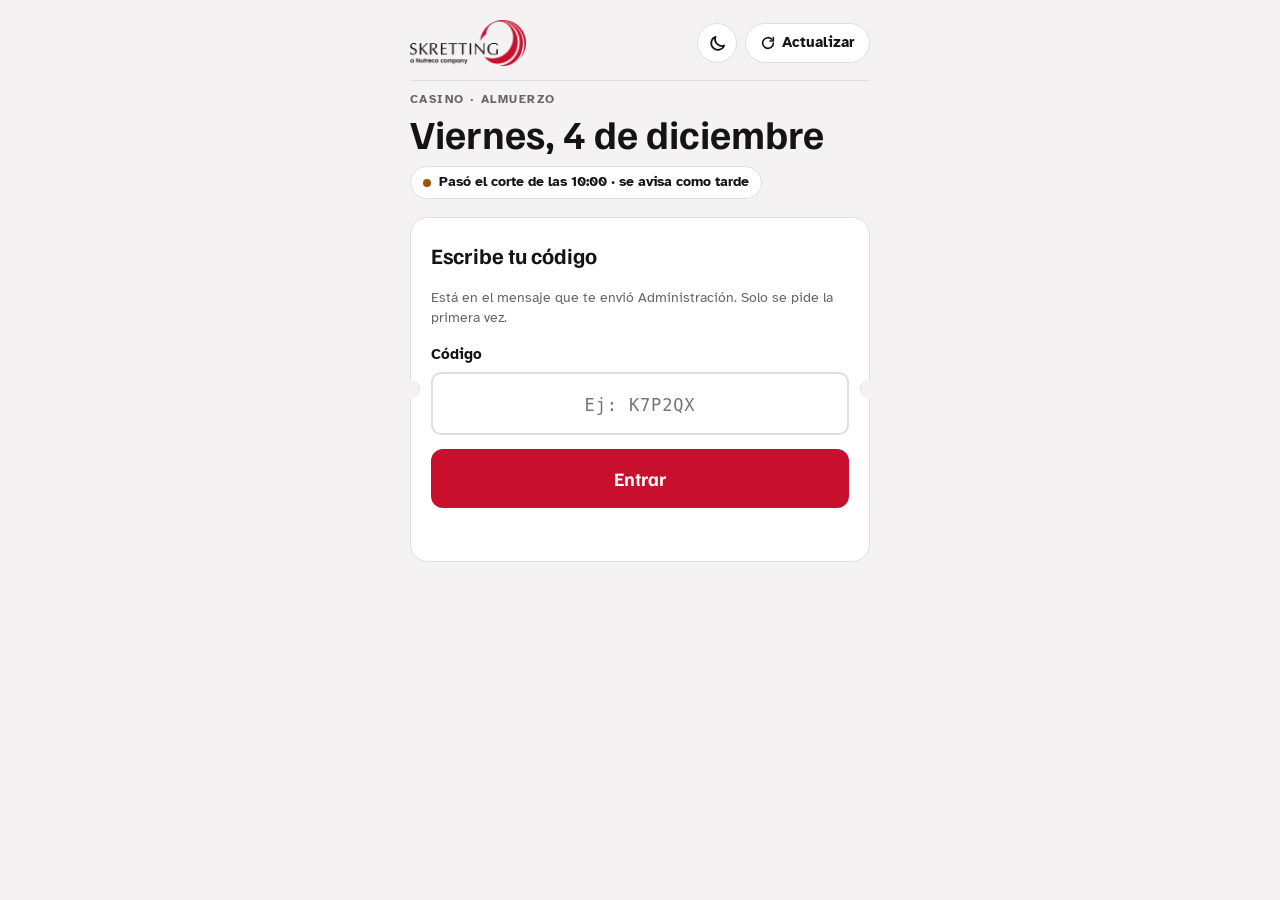
<file: index.html>
<!doctype html>
<html lang="es">
<head>
<meta charset="utf-8">
<meta name="viewport" content="width=device-width,initial-scale=1,viewport-fit=cover">
<title>Asistencia Casino</title>
<meta name="claude:viewport-fit-sides" content="cover">
<link rel="preconnect" href="https://fonts.googleapis.com">
<link rel="stylesheet" href="https://fonts.googleapis.com/css2?family=Familjen+Grotesk:wght@500;700&family=Atkinson+Hyperlegible:wght@400;700&display=swap">
<script>try{var t=localStorage.getItem('casino_tema');if(t)document.documentElement.setAttribute('data-theme',t)}catch(e){}</script>
<link rel="stylesheet" href="estilos.css">
</head>
<body>
<div class="wrap">
  <div id="demo" class="demo" hidden><b>Modo demostración.</b> Prueba con el código <b>K7P2QX</b>. Los datos quedan solo en este dispositivo.</div>

  <header>
    <div class="marca">
      <img class="logo claro" src="logo.png" alt="Skretting" width="480" height="190">
      <img class="logo oscuro" src="logo-oscuro.png" alt="Skretting" width="480" height="190">
      <div class="marca-acciones">
        <button class="tema" id="btnTema" type="button" aria-label="Cambiar entre modo claro y oscuro" title="Modo claro / oscuro"><svg class="ico-luna" viewBox="0 0 24 24" fill="none" stroke="currentColor" stroke-width="2.2" stroke-linecap="round" stroke-linejoin="round" aria-hidden="true"><path d="M20.5 14.5A8.5 8.5 0 0 1 9.5 3.5a8.5 8.5 0 1 0 11 11Z"/></svg><svg class="ico-sol" viewBox="0 0 24 24" fill="none" stroke="currentColor" stroke-width="2.2" stroke-linecap="round" aria-hidden="true"><circle cx="12" cy="12" r="4.2"/><path d="M12 2.5v2.2M12 19.3v2.2M2.5 12h2.2M19.3 12h2.2M5.3 5.3l1.6 1.6M17.1 17.1l1.6 1.6M5.3 18.7l1.6-1.6M17.1 6.9l1.6-1.6"/></svg></button>
        <button class="refrescar" id="btnRefrescar" type="button"><svg viewBox="0 0 24 24" fill="none" stroke="currentColor" stroke-width="2.4" stroke-linecap="round" stroke-linejoin="round" aria-hidden="true"><path d="M20 12a8 8 0 1 1-2.34-5.66"/><path d="M20 4v5h-5"/></svg>Actualizar</button>
      </div>
    </div>
    <span class="eyebrow">Casino · Almuerzo</span>
    <h1 class="fecha" id="fecha">Hoy</h1>
    <span class="corte" id="corte"><span class="dot"></span><span id="corteTxt">Corte</span></span>
  </header>

  <!-- Primera vez: código -->
  <section class="ticket vale" id="vCodigo" hidden>
    <h2 class="hola">Escribe tu código</h2>
    <p class="msg">Está en el mensaje que te envió Administración. Solo se pide la primera vez.</p>
    <form id="formCodigo" class="campo" style="gap:14px">
      <div class="campo">
        <label for="txtCodigo">Código</label>
        <input type="text" id="txtCodigo" class="codigo" maxlength="12" autocomplete="one-time-code" autocapitalize="characters" autocorrect="off" spellcheck="false" placeholder="Ej: K7P2QX">
      </div>
      <button class="btn" type="submit" id="btnEntrar">Entrar</button>
      <p class="msg" id="msgCodigo" aria-live="polite"></p>
    </form>
  </section>

  <!-- Anotarse -->
  <section class="ticket vale" id="vAnotar" hidden>
    <div class="hola" id="hola">Hola</div>
    <div id="formAnotar">
      <div class="opciones" role="radiogroup" aria-label="Tipo de almuerzo">
        <div class="opcion"><input type="radio" name="tipo" id="tNormal" value="Normal" checked><label for="tNormal"><b>Normal</b><span>Menú del día</span></label></div>
        <div class="opcion"><input type="radio" name="tipo" id="tHipo" value="Hipocalórico"><label for="tHipo"><b>Hipocalórico</b><span>Opción liviana</span></label></div>
      </div>
      <button class="btn" id="btnAnotar" style="margin-top:14px">Voy a almorzar</button>
    </div>
    <div id="anotado" hidden>
      <div class="estado" id="estadoBox">
        <span class="eyebrow">Anotado</span>
        <span class="big" id="estadoTipo">Normal</span>
        <span id="estadoHora" class="msg" style="color:inherit"></span>
      </div>
      <div class="fila" style="margin-top:12px">
        <button class="btn sec" id="btnCambiar">Cambiar opción</button>
        <button class="btn sec" id="btnCancelar">No voy a almorzar</button>
      </div>
    </div>
    <p id="cerrado" class="msg" hidden>Hoy no hay servicio de casino.</p>
    <p class="msg" id="msg" aria-live="polite"></p>
  </section>

  <footer>
    <button class="link" id="btnPersona" hidden>No soy yo</button>
  </footer>
</div>

<script src="comun.js" charset="utf-8"></script>
<script>
let codigo = store.get('casino_codigo');
store.del('casino_nombre');                        // dato de la versión anterior

function pintarFecha(){
  $('fecha').textContent = fechaLarga(ahoraStgo().fecha, false);
  const t=ahoraStgo(), c=$('corte');
  c.classList.remove('tarde','cerrado');
  if(t.finde){ c.classList.add('cerrado'); $('corteTxt').textContent='Fin de semana'; return }
  const resto=minCorte()-t.min;
  if(resto>0){ const h=Math.floor(resto/60), m=resto%60; $('corteTxt').textContent=`Corte ${corteActual} · faltan ${h?h+' h ':''}${m} min` }
  else { c.classList.add('tarde'); $('corteTxt').textContent=`Pasó el corte de las ${corteActual} · se avisa como tarde` }
}
function msg(t,err){ $('msg').textContent=t||''; $('msg').classList.toggle('err',!!err) }
function msgCodigo(t,err){ $('msgCodigo').textContent=t||''; $('msgCodigo').classList.toggle('err',!!err) }
const primerNombre = n => n.replace(/^Ejemplo: /,'').split(' ')[0];

/* ---------- Código ---------- */
function mostrarCodigo(aviso){
  codigo=null; store.del('casino_codigo'); store.del('casino_saludo');
  $('vCodigo').hidden=false; $('vAnotar').hidden=true; $('btnPersona').hidden=true;
  msgCodigo(aviso||'', !!aviso);
}
async function entrar(c){
  c=normCodigo(c);
  if(c.length<4){ msgCodigo('Revisa el código: son 6 letras y números.',true); return }
  $('btnEntrar').disabled=true; msgCodigo('Revisando…');
  try{
    const r=await api('entrar',{codigo:c}); fijarCorte(r.corte); pintarFecha();
    codigo=c; store.set('casino_codigo',c); store.set('casino_saludo',r.nombre);
    $('txtCodigo').value=''; mostrarAnotar(r.nombre);
  }catch(e){ mostrarCodigo(e.message) }
  $('btnEntrar').disabled=false;
}
$('formCodigo').onsubmit=e=>{ e.preventDefault(); entrar($('txtCodigo').value) };
$('btnPersona').onclick=()=>mostrarCodigo();

/* ---------- Anotarse ---------- */
function siCodigoInvalido(e){
  if(e.codigo){ mostrarCodigo('Tu código cambió o ya no es válido. Escribe el nuevo que te envió Administración.'); return true }
  return false;
}
function pintarEstado(ins){
  const t=ahoraStgo();
  $('cerrado').hidden=!t.finde || !!ins;
  $('formAnotar').hidden=!!ins || t.finde;
  $('anotado').hidden=!ins;
  if(!ins){ $('btnAnotar').textContent='Voy a almorzar'; return }
  $('estadoTipo').textContent=ins.tipo;
  $('estadoBox').classList.toggle('tarde',!!ins.tarde);
  $('estadoHora').textContent = ins.origen && ins.origen!=='App' ? 'Administración te dejó anotado.'
    : ins.tarde ? `Avisaste a las ${ins.hora}, después del corte. La cocina lo verá aparte.`
    : `Avisaste a las ${ins.hora}. Estás en la lista de la cocina.`;
  (ins.tipo==='Hipocalórico'?$('tHipo'):$('tNormal')).checked=true;
}
async function mostrarAnotar(nombre){
  $('vCodigo').hidden=true; $('vAnotar').hidden=false; $('btnPersona').hidden=false;
  if(nombre) $('hola').textContent=`Hola, ${primerNombre(nombre)}`;
  msg('Revisando…');
  try{
    const r=await api('estado',{codigo}); fijarCorte(r.corte); pintarFecha();
    store.set('casino_saludo',r.nombre); $('hola').textContent=`Hola, ${primerNombre(r.nombre)}`;
    pintarEstado(r.inscripcion); msg('');
  }catch(e){ if(!siCodigoInvalido(e)){ pintarEstado(null); msg(e.message,true) } }
}
$('btnAnotar').onclick=async()=>{
  const tipo=document.querySelector('input[name=tipo]:checked').value;
  $('btnAnotar').disabled=true; msg('Guardando…');
  try{ const {inscripcion,corte}=await api('anotar',{codigo,tipo}); fijarCorte(corte); pintarFecha(); $('btnAnotar').textContent='Voy a almorzar'; pintarEstado(inscripcion); msg('') }
  catch(e){ if(!siCodigoInvalido(e)) msg(e.message,true) }
  $('btnAnotar').disabled=false;
};
$('btnCambiar').onclick=()=>{ $('anotado').hidden=true; $('formAnotar').hidden=false; $('btnAnotar').textContent='Guardar cambio'; msg('') };
$('btnCancelar').onclick=async()=>{
  msg('Quitando…');
  try{ await api('cancelar',{codigo}); pintarEstado(null); msg('Listo, no estás en la lista de hoy.') }
  catch(e){ if(!siCodigoInvalido(e)) msg(e.message,true) }
};

/* ---------- Inicio ---------- */
$('demo').hidden=!DEMO;
pintarFecha();

/* ---------- Actualizar ----------
   Si la pestaña quedó abierta desde ayer, al volver a mirarla o al cambiar el día
   se recarga sola. El botón hace lo mismo a pedido.                               */
let diaMostrado=ahoraStgo().fecha, ultimaCarga=Date.now();
async function refrescar(){
  pintarFecha(); diaMostrado=ahoraStgo().fecha; ultimaCarga=Date.now();
  if(codigo) await mostrarAnotar(store.get('casino_saludo'));
}
$('btnRefrescar').onclick=async()=>{
  const b=$('btnRefrescar'); b.disabled=true; b.classList.add('girando');
  await refrescar();
  b.disabled=false; b.classList.remove('girando');
  if(codigo && !$('msg').classList.contains('err')) msg(`Actualizado a las ${ahoraStgo().hora}.`);
};
setInterval(()=>{ pintarFecha(); if(ahoraStgo().fecha!==diaMostrado) refrescar() },30000);
document.addEventListener('visibilitychange',()=>{
  if(document.visibilityState==='visible' && (ahoraStgo().fecha!==diaMostrado || Date.now()-ultimaCarga>60000)) refrescar();
});
window.addEventListener('pageshow',e=>{ if(e.persisted) refrescar() });   // volver con "atrás" en el teléfono

// El link del mensaje trae el código (…/?c=K7P2QX): se usa y se borra de la barra de direcciones
const deLink = new URLSearchParams(location.search).get('c');
if(deLink){
  try{ history.replaceState(null,'',location.pathname) }catch(e){}
  $('vCodigo').hidden=false; entrar(deLink);
} else if(codigo){
  mostrarAnotar(store.get('casino_saludo'));
} else {
  mostrarCodigo();
}
</script>
</body>
</html>
</file>
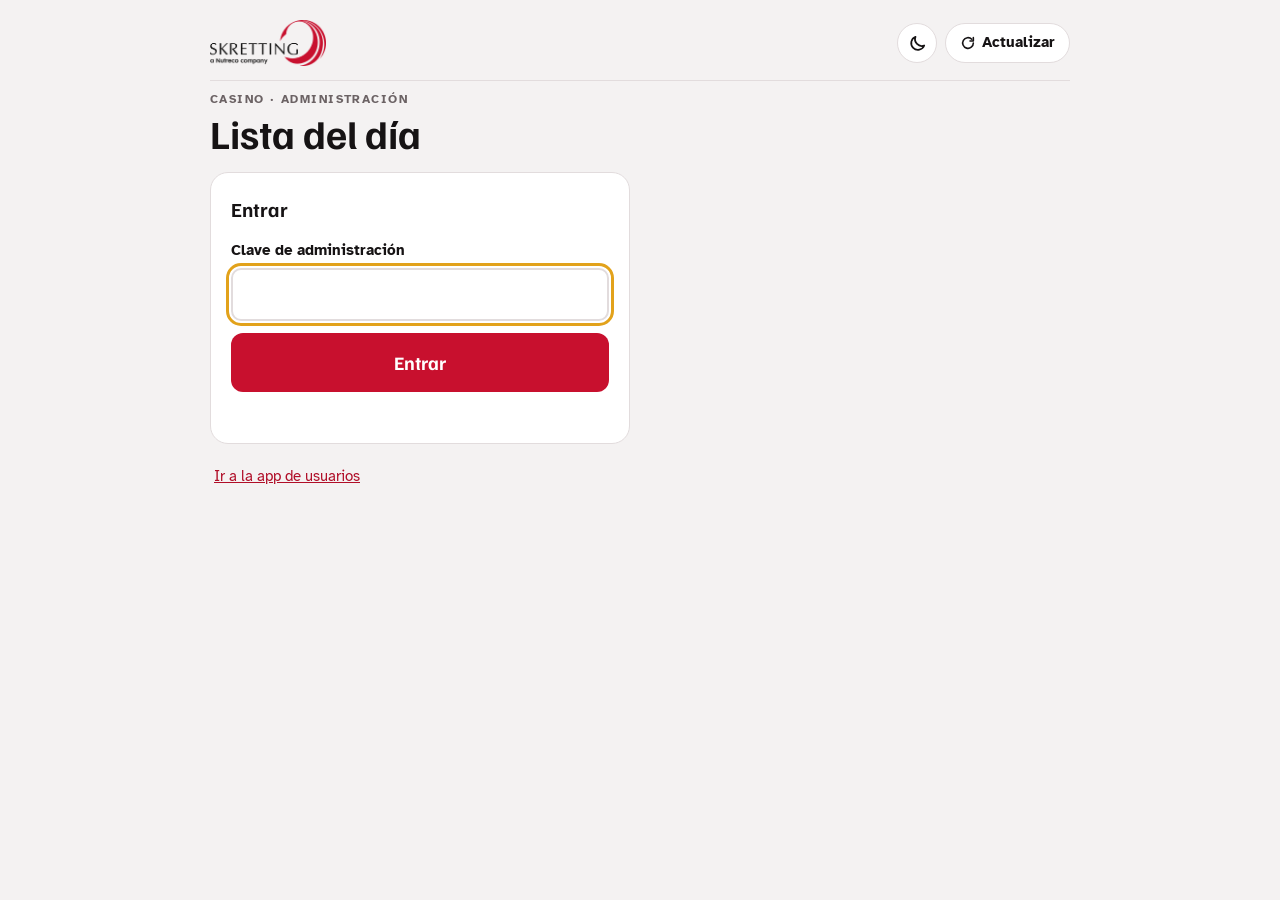
<file: admin.html>
<!doctype html>
<html lang="es">
<head>
<meta charset="utf-8">
<meta name="viewport" content="width=device-width,initial-scale=1,viewport-fit=cover">
<title>Casino Administración</title>
<meta name="claude:viewport-fit-sides" content="cover">
<meta name="robots" content="noindex">
<link rel="preconnect" href="https://fonts.googleapis.com">
<link rel="stylesheet" href="https://fonts.googleapis.com/css2?family=Familjen+Grotesk:wght@500;700&family=Atkinson+Hyperlegible:wght@400;700&display=swap">
<script>try{var t=localStorage.getItem('casino_tema');if(t)document.documentElement.setAttribute('data-theme',t)}catch(e){}</script>
<link rel="stylesheet" href="estilos.css">
</head>
<body>
<div class="wrap ancho">
  <div id="demo" class="demo" hidden><b>Modo demostración.</b> Los datos quedan solo en este navegador y los nombres son de ejemplo.</div>

  <header>
    <div class="marca">
      <img class="logo claro" src="logo.png" alt="Skretting" width="480" height="190">
      <img class="logo oscuro" src="logo-oscuro.png" alt="Skretting" width="480" height="190">
      <div class="marca-acciones">
        <button class="tema" id="btnTema" type="button" aria-label="Cambiar entre modo claro y oscuro" title="Modo claro / oscuro"><svg class="ico-luna" viewBox="0 0 24 24" fill="none" stroke="currentColor" stroke-width="2.2" stroke-linecap="round" stroke-linejoin="round" aria-hidden="true"><path d="M20.5 14.5A8.5 8.5 0 0 1 9.5 3.5a8.5 8.5 0 1 0 11 11Z"/></svg><svg class="ico-sol" viewBox="0 0 24 24" fill="none" stroke="currentColor" stroke-width="2.2" stroke-linecap="round" aria-hidden="true"><circle cx="12" cy="12" r="4.2"/><path d="M12 2.5v2.2M12 19.3v2.2M2.5 12h2.2M19.3 12h2.2M5.3 5.3l1.6 1.6M17.1 17.1l1.6 1.6M5.3 18.7l1.6-1.6M17.1 6.9l1.6-1.6"/></svg></button>
        <button class="refrescar" id="btnRefrescar" type="button"><svg viewBox="0 0 24 24" fill="none" stroke="currentColor" stroke-width="2.4" stroke-linecap="round" stroke-linejoin="round" aria-hidden="true"><path d="M20 12a8 8 0 1 1-2.34-5.66"/><path d="M20 4v5h-5"/></svg>Actualizar</button>
      </div>
    </div>
    <span class="eyebrow">Casino · Administración</span>
    <h1 class="fecha" id="titulo">Lista del día</h1>
  </header>

  <!-- Clave -->
  <section class="ticket" id="vLogin" hidden style="max-width:420px">
    <h2>Entrar</h2>
    <form id="formLogin" class="campo" style="gap:12px">
      <div class="campo">
        <label for="txtClave">Clave de administración</label>
        <input type="password" id="txtClave" autocomplete="current-password">
      </div>
      <button class="btn" type="submit">Entrar</button>
      <p class="msg" id="msgLogin" aria-live="polite"></p>
    </form>
  </section>

  <!-- Panel -->
  <div id="vPanel" hidden style="display:flex;flex-direction:column;gap:18px">
    <div class="barra">
      <div class="campo"><label for="admFecha">Día</label><input type="date" id="admFecha"></div>
      <button class="btn sec chico" id="btnHoy">Hoy</button>
      <button class="btn chico empuje" id="btnImprimir">Imprimir lista</button>
    </div>

    <div class="totales">
      <div class="tot"><b id="cN">0</b><span>Normal</span></div>
      <div class="tot"><b id="cH">0</b><span>Hipocalórico</span></div>
      <div class="tot total"><b id="cT">0</b><span>Total</span></div>
    </div>

    <section class="ticket">
      <h2>Agregar persona</h2>
      <form id="formAgregar" class="form-agregar">
        <div class="campo">
          <label for="agNombre">Nombre</label>
          <input type="text" id="agNombre" list="dlPersonas" maxlength="60" autocomplete="off" placeholder="Empleado, visita, cliente…">
          <datalist id="dlPersonas"></datalist>
        </div>
        <div class="campo">
          <label for="agCC">Centro de costo</label>
          <input type="text" id="agCC" maxlength="30" autocomplete="off">
        </div>
        <div class="tipos" role="radiogroup" aria-label="Menú">
          <div class="opcion compacta"><input type="radio" name="agTipo" id="agNormal" value="Normal" checked><label for="agNormal"><b>Normal</b></label></div>
          <div class="opcion compacta"><input type="radio" name="agTipo" id="agHipo" value="Hipocalórico"><label for="agHipo"><b>Hipocalórico</b></label></div>
        </div>
        <div class="acciones">
          <button class="btn chico" type="submit" id="btnAgregar">Agregar al día</button>
          <p class="msg" id="msgAgregar" aria-live="polite"></p>
        </div>
      </form>
    </section>

    <section style="display:flex;flex-direction:column;gap:10px">
      <h2 id="tituloLista">Anotados</h2>
      <div class="tabla">
        <table>
          <thead><tr><th>Nombre</th><th>C. costo</th><th>Menú</th><th>Aviso</th><th></th></tr></thead>
          <tbody id="tbLista"></tbody>
        </table>
      </div>
      <p class="msg" id="msgLista" aria-live="polite"></p>
    </section>

    <details class="personal" id="secPersonal">
      <summary>Personal y códigos <span id="cuentaPersonal"></span></summary>
      <div class="cuerpo">
        <p class="msg">Cada persona usa su código solo la primera vez. "Copiar mensaje" deja el texto listo para WhatsApp; "✉ Correo" lo abre en Outlook para enviarlo desde tu cuenta. Para cambiar un código, bórralo en la planilla y se crea uno nuevo solo.</p>
        <div class="campo">
          <label for="buscaPersona">Buscar</label>
          <input type="text" id="buscaPersona" autocomplete="off" placeholder="Nombre, centro de costo o correo">
        </div>
        <div id="respaldoBox" class="campo" hidden>
          <label for="respaldo">No se pudo copiar automáticamente. Selecciona y copia este texto:</label>
          <textarea id="respaldo" class="respaldo" readonly></textarea>
        </div>
        <div class="tabla">
          <table>
            <thead><tr><th>Nombre</th><th>C. costo</th><th>Código</th><th></th></tr></thead>
            <tbody id="tbPersonal"></tbody>
          </table>
        </div>
      </div>
    </details>

    <details class="personal" id="secAjustes">
      <summary>Ajustes <span id="resumenAjustes"></span></summary>
      <div class="cuerpo">
        <form id="formCorte" class="ajuste">
          <div class="campo">
            <label for="admCorte">Hora de corte</label>
            <input type="time" id="admCorte" step="300" required>
          </div>
          <button class="btn chico" type="submit" id="btnCorte">Guardar</button>
        </form>
        <p class="msg" id="msgCorte" aria-live="polite">Hasta esta hora el personal se anota normal; después queda marcado como tarde. El cambio rige desde que lo guardas y no modifica a quienes ya se anotaron.</p>
      </div>
    </details>
  </div>

  <footer>
    <a class="link" href="index.html">Ir a la app de usuarios</a>
    <button class="link" id="btnSalir" hidden>Salir</button>
  </footer>
</div>

<!-- Hoja para firmar: solo aparece al imprimir -->
<div id="hoja" class="solo-print">
  <table>
    <thead>
      <tr class="titulo"><th colspan="5">
        <div class="cab"><div class="t">Registro de almuerzos · Casino</div><img class="logo-print" src="logo.png" alt="Skretting"></div>
        <div class="d"><b id="hFecha"></b><span id="hTotales"></span></div>
      </th></tr>
      <tr class="cols"><th class="n">N°</th><th>Nombre</th><th class="cc">Centro de costo</th><th class="m">Menú</th><th class="f">Firma</th></tr>
    </thead>
    <tbody id="hBody"></tbody>
  </table>
</div>

<script src="comun.js" charset="utf-8"></script>
<script>
const FILAS_EN_BLANCO = 5;
let clave = store.get('casino_clave') || '';
let personas = [], timer;

const fechaSel = () => $('admFecha').value || ahoraStgo().fecha;
function nota(id,t,tipo){ const el=$(id); el.textContent=t||''; el.classList.toggle('err',tipo==='err'); el.classList.toggle('ok',tipo==='ok') }

/* ---------- Clave ---------- */
function mostrarLogin(error){
  clearInterval(timer);
  $('vLogin').hidden=false; $('vPanel').hidden=true; $('btnSalir').hidden=true;
  nota('msgLogin', error||'', error?'err':'');
  $('txtClave').focus();
}
$('formLogin').onsubmit=async e=>{
  e.preventDefault();
  const c=$('txtClave').value; if(!c) return;
  nota('msgLogin','Verificando…');
  try{ await apiAdmin('verificar',{clave:c}); clave=c; store.set('casino_clave',c); $('txtClave').value=''; mostrarPanel() }
  catch(err){ nota('msgLogin',err.message,'err') }
};
$('btnSalir').onclick=()=>{ store.del('casino_clave'); clave=''; mostrarLogin() };

/* ---------- Panel ---------- */
function mostrarPanel(){
  $('vLogin').hidden=true; $('vPanel').hidden=false; $('btnSalir').hidden=false;
  if(!$('admFecha').value) $('admFecha').value=ahoraStgo().fecha;
  cargar();
  clearInterval(timer); timer=setInterval(tick,60000);     // se refresca solo cada minuto
}
$('admFecha').onchange=cargar;
$('btnHoy').onclick=()=>{ $('admFecha').value=ahoraStgo().fecha; cargar() };

/* Si el panel quedó abierto desde ayer y mostraba "hoy", pasa solo al día nuevo */
let hoyVisto=ahoraStgo().fecha;
function tick(){
  const h=ahoraStgo().fecha;
  if(h!==hoyVisto){ if($('admFecha').value===hoyVisto) $('admFecha').value=h; hoyVisto=h }
  return cargar();
}
document.addEventListener('visibilitychange',()=>{ if(document.visibilityState==='visible' && !$('vPanel').hidden) tick() });
$('btnRefrescar').onclick=async()=>{
  if($('vPanel').hidden) return;
  const b=$('btnRefrescar'); b.disabled=true; b.classList.add('girando');
  await tick();
  b.disabled=false; b.classList.remove('girando');
};

async function cargar(){
  const f=fechaSel();
  $('titulo').textContent=fechaLarga(f,false);
  try{
    const r=await apiAdmin('lista',{clave,fecha:f});
    personas=r.personas||[];
    if(r.corte){ $('resumenAjustes').textContent=`· corte ${r.corte}`; if(document.activeElement!==$('admCorte')) $('admCorte').value=r.corte }
    $('dlPersonas').replaceChildren(...personas.map(p=>new Option(p.nombre)));
    pintar(r.filas.sort(porNombre), f);
    pintarPersonal();
    nota('msgLista',`Actualizado ${ahoraStgo().hora}. Se refresca solo cada minuto.`);
  }catch(err){
    if(/clave/i.test(err.message)){ store.del('casino_clave'); clave=''; mostrarLogin(err.message); return }
    nota('msgLista',err.message,'err');
  }
}

function td(tr,contenido,cls){ const c=document.createElement('td'); if(cls) c.className=cls;
  if(contenido instanceof Node) c.append(contenido); else c.textContent=contenido; tr.append(c); return c }
function chip(txt,cls){ const s=document.createElement('span'); s.className='chip '+cls; s.textContent=txt; return s }

function pintar(filas, f){
  const n=filas.filter(x=>x.tipo==='Normal').length, h=filas.length-n;
  $('cN').textContent=n; $('cH').textContent=h; $('cT').textContent=filas.length;
  $('tituloLista').textContent=`Anotados (${filas.length})`;

  // Tabla de trabajo
  const tb=$('tbLista'); tb.replaceChildren();
  if(!filas.length){ const tr=document.createElement('tr'); const c=td(tr,'Nadie anotado para este día.','vacio'); c.colSpan=5; tb.append(tr) }
  filas.forEach(x=>{
    const tr=document.createElement('tr');
    td(tr,x.nombre); td(tr,x.cc||'—');
    td(tr,chip(x.tipo,x.tipo==='Normal'?'N':'H'));
    td(tr, x.origen && x.origen!=='App' ? chip('Agregado por ti','S') : x.tarde ? chip(`${x.hora} · tarde`,'T') : x.hora);
    const b=document.createElement('button'); b.className='quitar'; b.textContent='Quitar';
    b.onclick=()=>quitar(b,x.nombre); td(tr,b); tb.append(tr);
  });

  // Hoja para firmar
  $('hFecha').textContent=fechaLarga(f);
  $('hTotales').textContent=`Normal ${n} · Hipocalórico ${h} · Total ${filas.length}`;
  const hb=$('hBody'); hb.replaceChildren();
  const enHoja=filas.map(x=>({...x, impreso:x.nombreLista||x.nombre}))
    .sort((a,b)=>a.impreso.localeCompare(b.impreso,'es'));       // ordenada por apellido
  enHoja.forEach((x,i)=>{ const tr=document.createElement('tr');
    td(tr,i+1,'n'); td(tr,x.impreso); td(tr,x.cc,'cc'); td(tr,x.tipo,'m'); td(tr,'','f'); hb.append(tr) });
  for(let i=0;i<FILAS_EN_BLANCO;i++){ const tr=document.createElement('tr');
    td(tr,filas.length+i+1,'n'); td(tr,''); td(tr,'','cc'); td(tr,'','m'); td(tr,'','f'); hb.append(tr) }
}

/* Quitar en dos toques, sin ventanas emergentes */
async function quitar(btn,nombre){
  if(!btn.classList.contains('confirmar')){
    btn.classList.add('confirmar'); btn.textContent='¿Quitar?';
    setTimeout(()=>{ btn.classList.remove('confirmar'); btn.textContent='Quitar' },4000);
    return;
  }
  btn.disabled=true;
  try{ await apiAdmin('quitar',{clave,fecha:fechaSel(),nombre}); nota('msgAgregar',`Quitado: ${nombre}`,'ok'); cargar() }
  catch(err){ btn.disabled=false; nota('msgLista',err.message,'err') }
}

/* Agregar persona */
let ccAuto=false;
$('agNombre').oninput=()=>{
  const p=personas.find(p=>p.nombre.toLowerCase()===$('agNombre').value.trim().toLowerCase());
  if(p && (!$('agCC').value || ccAuto)){ $('agCC').value=p.cc; ccAuto=true }
  else if(!p && ccAuto){ $('agCC').value=''; ccAuto=false }
};
$('agCC').oninput=()=>{ ccAuto=false };
$('formAgregar').onsubmit=async e=>{
  e.preventDefault();
  const nombre=$('agNombre').value.trim().replace(/\s+/g,' ');
  if(!nombre){ nota('msgAgregar','Escribe un nombre.','err'); $('agNombre').focus(); return }
  const tipo=document.querySelector('input[name=agTipo]:checked').value;
  $('btnAgregar').disabled=true; nota('msgAgregar','Guardando…');
  try{
    await apiAdmin('agregar',{clave,fecha:fechaSel(),nombre,cc:$('agCC').value.trim(),tipo});
    nota('msgAgregar',`Agregado: ${nombre}`,'ok');
    $('agNombre').value=''; $('agCC').value=''; ccAuto=false; $('agNormal').checked=true; $('agNombre').focus();
    cargar();
  }catch(err){ nota('msgAgregar',err.message,'err') }
  $('btnAgregar').disabled=false;
};

/* ---------- Personal y códigos ---------- */
const URL_APP = new URL('./', location.href).href;   // la app del personal está en la misma carpeta
function mensajePara(p){
  const nombre=p.nombre.replace(/^Ejemplo: /,'').split(' ')[0];
  return `Hola ${nombre}, para anotarte al almuerzo del casino entra a este link (solo la primera vez):\n`+
         `${URL_APP}?c=${p.codigo}\n\n`+
         `Tu código es ${p.codigo}. Guárdalo por si la app te lo vuelve a pedir.\n`+
         `Tip: agrega la página a la pantalla de inicio de tu teléfono.`;
}
function pintarPersonal(){
  $('cuentaPersonal').textContent=`(${personas.length})`;
  const q=$('buscaPersona').value.trim().toLowerCase();
  const lista=personas.filter(p=>!q || p.nombre.toLowerCase().includes(q) || (p.cc||'').toLowerCase().includes(q) || (p.correo||'').toLowerCase().includes(q));
  const tb=$('tbPersonal'); tb.replaceChildren();
  if(!lista.length){ const tr=document.createElement('tr'); const c=td(tr, personas.length?'Nadie coincide con la búsqueda.':'Agrega personas en la pestaña Personas de la planilla.','vacio'); c.colSpan=4; tb.append(tr) }
  lista.forEach(p=>{
    const tr=document.createElement('tr');
    td(tr,p.nombre); td(tr,p.cc||'—'); td(tr,p.codigo||'…','cod');
    const acc=document.createElement('span'); acc.className='acc';
    const b=document.createElement('button'); b.className='copiar'; b.textContent='Copiar mensaje';
    b.disabled=!p.codigo; b.onclick=()=>copiar(b,mensajePara(p));
    acc.append(b, botonCorreo(p));
    td(tr,acc,'der'); tb.append(tr);
  });
}
/* Correo individual: abre Outlook (o el correo predeterminado del PC) con el mensaje listo.
   Administración lo revisa y lo envía desde su propia cuenta. */
const correoValido = c => /^[^\s@]+@[^\s@]+\.[^\s@]+$/.test(c||'');
function botonCorreo(p){
  if(!p.codigo || !correoValido(p.correo)){
    const s=document.createElement('span'); s.className='correo off';
    s.textContent='✉ Correo'; s.title=p.correo?'El correo de la planilla no es válido':'Sin correo en la planilla (columna D)';
    return s;
  }
  const a=document.createElement('a'); a.className='correo'; a.textContent='✉ Correo';
  a.title='Abrir en Outlook: '+p.correo;
  a.href='mailto:'+encodeURIComponent(p.correo)+
    '?subject='+encodeURIComponent('Tu código para anotarte al casino')+
    '&body='+encodeURIComponent(mensajePara(p).replace(/\n/g,'\r\n'));
  a.onclick=()=>{ a.textContent='✉ Abierto ✓'; a.classList.add('hecho'); setTimeout(()=>{ a.textContent='✉ Correo'; a.classList.remove('hecho') },3000) };
  return a;
}
$('buscaPersona').oninput=pintarPersonal;

/* Hora de corte */
$('formCorte').onsubmit=async e=>{
  e.preventDefault();
  const h=$('admCorte').value; if(!h) return;
  $('btnCorte').disabled=true; nota('msgCorte','Guardando…');
  try{
    const r=await apiAdmin('corte',{clave,hora:h});
    $('admCorte').value=r.corte; $('resumenAjustes').textContent=`· corte ${r.corte}`;
    nota('msgCorte',`Listo: el corte ahora es a las ${r.corte}. El personal lo verá al abrir o actualizar la app.`,'ok');
  }catch(err){ nota('msgCorte',err.message,'err') }
  $('btnCorte').disabled=false;
};
async function copiar(btn,texto){
  $('respaldoBox').hidden=true;
  try{
    await navigator.clipboard.writeText(texto);
    btn.textContent='Copiado ✓'; btn.classList.add('hecho');
    setTimeout(()=>{ btn.textContent='Copiar mensaje'; btn.classList.remove('hecho') },2500);
  }catch(e){
    $('respaldo').value=texto; $('respaldoBox').hidden=false; $('respaldo').focus(); $('respaldo').select();
  }
}

$('btnImprimir').onclick=()=>window.print();

$('demo').hidden=!DEMO;
clave ? apiAdmin('verificar',{clave}).then(mostrarPanel).catch(err=>/clave/i.test(err.message) ? (store.del('casino_clave'), mostrarLogin(err.message)) : mostrarPanel()) : mostrarLogin();
</script>
</body>
</html>
</file>
<file: estilos.css>
/* Asistencia Casino — estilos compartidos (app y administración)
   Layout: una columna tipo "vale de casino"; la administración se ensancha para la tabla */
:root{
  --bg:#f4f2f2; --card:#ffffff; --fg:#161314; --muted:#6b6264; --line:#e2dcdd;
  --accent:#c8102e; --accent-fg:#ffffff; --accent-ink:#b00e28; --mustard:#e2a21b; --mustard-soft:#fbefd2;
  --ok:#1f7a3a; --warn:#9a5600; --danger:#a3121f;
  --display:"Familjen Grotesk","Helvetica Neue",Arial,sans-serif;
  --body:"Atkinson Hyperlegible",system-ui,-apple-system,sans-serif;
}
@media (prefers-color-scheme: dark){:root:not([data-theme="light"]){
  --bg:#151213; --card:#201b1c; --fg:#f2eeee; --muted:#a89fa1; --line:#3a3133;
  --accent:#e0384f; --accent-fg:#ffffff; --accent-ink:#ff7d8e; --mustard:#f0b93c; --mustard-soft:#3a3018;
  --ok:#6fd38a; --warn:#f0b05a; --danger:#ff8a80; color-scheme:dark}}
:root[data-theme="dark"]{
  --bg:#151213; --card:#201b1c; --fg:#f2eeee; --muted:#a89fa1; --line:#3a3133;
  --accent:#e0384f; --accent-fg:#ffffff; --accent-ink:#ff7d8e; --mustard:#f0b93c; --mustard-soft:#3a3018;
  --ok:#6fd38a; --warn:#f0b05a; --danger:#ff8a80; color-scheme:dark}

[hidden]{display:none!important}
*{box-sizing:border-box}
html,body{min-height:100%}
body{margin:0;background:var(--bg);color:var(--fg);font-family:var(--body);font-size:17px;line-height:1.45;
  padding-left:max(16px,env(safe-area-inset-left,0px));padding-right:max(16px,env(safe-area-inset-right,0px));padding-block:20px 40px}
.wrap{max-width:460px;margin:0 auto;display:flex;flex-direction:column;gap:18px}
.wrap.ancho{max-width:860px}
h1,h2,.big{font-family:var(--display);text-wrap:balance;margin:0}
h2{font-size:20px}
.eyebrow{font-size:12px;letter-spacing:.12em;text-transform:uppercase;color:var(--muted);font-weight:700}
.demo{background:var(--mustard-soft);border:1px dashed var(--mustard);border-radius:10px;padding:8px 12px;font-size:14px}
header{display:flex;flex-direction:column;gap:4px}

/* Marca y botón Actualizar */
.marca{display:flex;align-items:center;justify-content:space-between;gap:12px;padding-bottom:14px;margin-bottom:6px;border-bottom:1px solid var(--line)}
.logo{height:46px;width:auto;max-width:60%;display:block}
.logo.oscuro{display:none}
@media (prefers-color-scheme: dark){:root:not([data-theme="light"]) .logo.claro{display:none}:root:not([data-theme="light"]) .logo.oscuro{display:block}}
:root[data-theme="dark"] .logo.claro{display:none}
:root[data-theme="dark"] .logo.oscuro{display:block}
.marca-acciones{display:flex;align-items:center;gap:8px}
.tema{display:inline-flex;align-items:center;justify-content:center;width:40px;height:40px;flex:none;background:var(--card);color:var(--fg);border:1.5px solid var(--line);border-radius:50%;padding:0}
.tema svg{width:19px;height:19px}
.tema:hover{border-color:var(--accent)}
.tema:focus-visible{outline:3px solid var(--mustard);outline-offset:2px}
.tema .ico-sol{display:none}
@media (prefers-color-scheme: dark){:root:not([data-theme="light"]) .tema .ico-sol{display:block}:root:not([data-theme="light"]) .tema .ico-luna{display:none}}
:root[data-theme="dark"] .tema .ico-sol{display:block}
:root[data-theme="dark"] .tema .ico-luna{display:none}
.refrescar{display:inline-flex;align-items:center;gap:6px;background:var(--card);color:var(--fg);border:1.5px solid var(--line);border-radius:999px;padding:8px 14px;font-size:15px;font-weight:700;white-space:nowrap}
.refrescar svg{width:16px;height:16px;flex:none}
.refrescar:hover{border-color:var(--accent)}
.refrescar:focus-visible{outline:3px solid var(--mustard);outline-offset:2px}
.refrescar:disabled{opacity:.6;cursor:default}
@media (prefers-reduced-motion:no-preference){.refrescar.girando svg{animation:girar .7s linear infinite}@keyframes girar{to{transform:rotate(360deg)}}}
.fecha{font-size:clamp(28px,7vw,40px);line-height:1.05;font-weight:700}
.fecha::first-letter{text-transform:uppercase}
.corte{display:inline-flex;align-items:center;gap:8px;align-self:flex-start;margin-top:8px;font-size:14px;font-weight:700;
  padding:5px 12px;border-radius:999px;background:var(--card);border:1px solid var(--line)}
.corte .dot{width:8px;height:8px;border-radius:50%;background:var(--ok)}
.corte.tarde .dot{background:var(--warn)}
.corte.cerrado .dot{background:var(--muted)}

.ticket{background:var(--card);border-radius:18px;padding:22px 20px;display:flex;flex-direction:column;gap:16px;border:1px solid var(--line);position:relative}
.ticket.vale::before,.ticket.vale::after{content:"";position:absolute;top:50%;width:18px;height:18px;border-radius:50%;background:var(--bg);transform:translateY(-50%)}
.ticket.vale::before{left:-10px;border-right:1px solid var(--line)}
.ticket.vale::after{right:-10px;border-left:1px solid var(--line)}
.hola{font-size:22px;font-weight:700}

.opciones{display:grid;grid-template-columns:1fr 1fr;gap:10px}
.opcion{position:relative}
.opcion input{position:absolute;opacity:0;inset:0}
.opcion label{display:flex;flex-direction:column;gap:2px;padding:14px;border-radius:12px;border:2px solid var(--line);cursor:pointer;min-height:84px}
.opcion label b{font-family:var(--display);font-size:19px}
.opcion label span{font-size:13px;color:var(--muted)}
.opcion.compacta label{min-height:0;padding:10px 12px}
.opcion input:checked+label{border-color:var(--accent);background:color-mix(in srgb,var(--accent) 8%,var(--card))}
.opcion input:focus-visible+label{outline:3px solid var(--mustard);outline-offset:2px}

button{font:inherit;cursor:pointer}
.btn{width:100%;border:0;border-radius:12px;padding:16px;font-family:var(--display);font-size:19px;font-weight:700;background:var(--accent);color:var(--accent-fg)}
.btn:disabled{opacity:.5;cursor:default}
.btn.sec{background:transparent;color:var(--fg);border:2px solid var(--line);font-size:16px;padding:12px}
.btn.chico{width:auto;padding:10px 16px;font-size:16px}
.link{background:none;border:0;color:var(--accent-ink);text-decoration:underline;padding:4px;font-size:15px}
.btn:focus-visible,.link:focus-visible,select:focus-visible,input:focus-visible,.quitar:focus-visible{outline:3px solid var(--mustard);outline-offset:2px}

.estado{display:flex;flex-direction:column;gap:6px;padding:14px;border-radius:12px;background:color-mix(in srgb,var(--ok) 12%,var(--card))}
.estado .big{font-size:24px;color:var(--ok)}
.estado.tarde{background:var(--mustard-soft)}
.estado.tarde .big{color:var(--warn)}
.fila{display:flex;gap:10px;flex-wrap:wrap}
.fila>*{flex:1 1 140px}
.msg{font-size:14px;color:var(--muted);min-height:1.2em;margin:0}
.msg.err{color:var(--danger)}
.msg.ok{color:var(--ok)}
select,input[type=text],input[type=password],input[type=date],input[type=time]{font:inherit;width:100%;padding:12px;border-radius:10px;border:2px solid var(--line);background:var(--card);color:var(--fg)}
.campo{display:flex;flex-direction:column;gap:6px;min-width:0}
.campo label{font-weight:700;font-size:15px}
footer{display:flex;justify-content:space-between;flex-wrap:wrap;gap:8px;font-size:14px;color:var(--muted)}

/* ---------- Administración ---------- */
.barra{display:flex;gap:12px;flex-wrap:wrap;align-items:end}
.barra .campo{flex:0 1 220px}
.barra .btn{flex:0 0 auto;width:auto}
.barra .empuje{margin-left:auto}
.totales{display:grid;grid-template-columns:repeat(3,1fr);gap:10px}
.tot{background:var(--card);border:1px solid var(--line);border-radius:14px;padding:12px 14px;display:flex;flex-direction:column;gap:2px}
.tot b{font-family:var(--display);font-size:clamp(28px,6vw,40px);line-height:1;font-variant-numeric:tabular-nums}
.tot span{font-size:13px;color:var(--muted)}
.tot.total{background:var(--accent);color:var(--accent-fg);border-color:var(--accent)}
.tot.total span{color:inherit;opacity:.85}
.form-agregar{display:grid;grid-template-columns:2fr 1fr;gap:12px}
.form-agregar .tipos{display:grid;grid-template-columns:1fr 1fr;gap:10px;grid-column:1/-1}
.form-agregar .acciones{grid-column:1/-1;display:flex;gap:12px;align-items:center;flex-wrap:wrap}
@media (max-width:560px){.form-agregar{grid-template-columns:1fr}}
.tabla{overflow-x:auto;background:var(--card);border:1px solid var(--line);border-radius:14px}
.tabla table{width:100%;border-collapse:collapse;font-size:15px;font-variant-numeric:tabular-nums}
.tabla th,.tabla td{padding:10px 12px;text-align:left;border-bottom:1px solid var(--line);vertical-align:middle}
.tabla th{font-size:12px;text-transform:uppercase;letter-spacing:.06em;color:var(--muted)}
.tabla tr:last-child td{border-bottom:0}
.tabla td.vacio{color:var(--muted);text-align:center;padding:20px}
.tabla .cod{font-family:ui-monospace,"SF Mono",Menlo,Consolas,monospace;font-weight:700;letter-spacing:.12em}
.tabla td.der{text-align:right;white-space:nowrap}

/* Campo de código (primer ingreso) */
input.codigo{font-family:ui-monospace,"SF Mono",Menlo,Consolas,monospace;font-size:24px;font-weight:700;letter-spacing:.25em;text-transform:uppercase;text-align:center}
input.codigo::placeholder{letter-spacing:.05em;font-weight:400;font-size:17px;text-transform:none}

/* Personal y códigos (secretaria) */
details.personal{background:var(--card);border:1px solid var(--line);border-radius:14px}
details.personal>summary{cursor:pointer;padding:16px 18px;font-family:var(--display);font-size:20px;font-weight:700;list-style-position:inside}
details.personal>summary span{font-family:var(--body);font-size:14px;font-weight:400;color:var(--muted);margin-left:6px}
details.personal>summary:focus-visible{outline:3px solid var(--mustard);outline-offset:2px;border-radius:14px}
details.personal .cuerpo{display:flex;flex-direction:column;gap:12px;padding:0 18px 18px}
details.personal .tabla{border-radius:10px}
.copiar{background:var(--accent);color:var(--accent-fg);border:0;border-radius:8px;padding:6px 12px;font-size:14px;font-weight:700;white-space:nowrap}
.copiar.hecho{background:var(--ok)}
.ajuste{display:flex;gap:12px;align-items:end;flex-wrap:wrap}
.ajuste .campo{flex:0 1 180px}
.ajuste .btn{flex:0 0 auto}
.acc{display:inline-flex;gap:8px;align-items:center;flex-wrap:wrap;justify-content:flex-end}
.correo{display:inline-block;border:1.5px solid var(--accent);color:var(--accent-ink);background:var(--card);border-radius:8px;padding:5px 11px;font-size:14px;font-weight:700;text-decoration:none;white-space:nowrap}
.correo:hover{background:color-mix(in srgb,var(--accent) 8%,var(--card))}
.correo:focus-visible{outline:3px solid var(--mustard);outline-offset:2px}
.correo.hecho{border-color:var(--ok);color:var(--ok)}
.correo.off{border-color:var(--line);color:var(--muted);cursor:not-allowed}
.copiar:focus-visible{outline:3px solid var(--mustard);outline-offset:2px}
textarea.respaldo{width:100%;min-height:110px;font:inherit;font-size:14px;padding:10px;border-radius:10px;border:2px solid var(--accent);background:var(--card);color:var(--fg)}
.chip{display:inline-block;font-size:12px;font-weight:700;padding:2px 8px;border-radius:999px;white-space:nowrap}
.chip.N{background:color-mix(in srgb,var(--accent) 13%,var(--card));color:var(--accent-ink)}
.chip.H{background:var(--mustard-soft);color:var(--warn)}
.chip.S{background:color-mix(in srgb,var(--fg) 8%,var(--card));color:var(--fg)}
.chip.T{background:var(--mustard-soft);color:var(--warn)}
.quitar{background:none;border:1px solid var(--line);border-radius:8px;padding:4px 10px;font-size:13px;color:var(--muted);white-space:nowrap}
.quitar.confirmar{border-color:var(--danger);color:var(--danger);font-weight:700}

/* ---------- Hoja para firmar (solo al imprimir) ---------- */
.solo-print{display:none}
@media print{
  .marca{display:none!important}
  @page{size:A4 portrait;margin:12mm 12mm 14mm}
  :root,html,body{background:#fff!important;color:#000!important}
  body{padding:0!important;font-size:11pt}
  body>*:not(#hoja){display:none!important}
  #hoja{display:block!important;padding-right:1px}
  #hoja table{width:100%;border-collapse:collapse;font-family:var(--body);font-variant-numeric:tabular-nums}
  #hoja thead{display:table-header-group}      /* encabezado repetido en cada página */
  #hoja tr{break-inside:avoid;page-break-inside:avoid}
  #hoja th,#hoja td{border:1px solid #000;padding:5px 6px;text-align:left;vertical-align:middle;color:#000}
  #hoja .titulo th{border:0;padding:0 0 6px;font-weight:400}
  #hoja .titulo .cab{display:flex;align-items:center;justify-content:space-between;gap:12px}
  #hoja .titulo .t{font-family:var(--display);font-size:15pt;font-weight:700}
  #hoja .logo-print{height:11mm;width:auto;display:block}
  #hoja .titulo .d{display:flex;justify-content:space-between;gap:12px;font-size:10pt;margin-top:2px}
  #hoja .titulo .d b::first-letter{text-transform:uppercase}
  #hoja .cols th{font-size:8.5pt;text-transform:uppercase;letter-spacing:.04em;background:#eee}
  #hoja td{height:9.5mm}
  #hoja .n{width:9mm;text-align:center}
  #hoja .cc{width:24mm}
  #hoja .m{width:26mm}
  #hoja .f{width:52mm}
}
</file>
